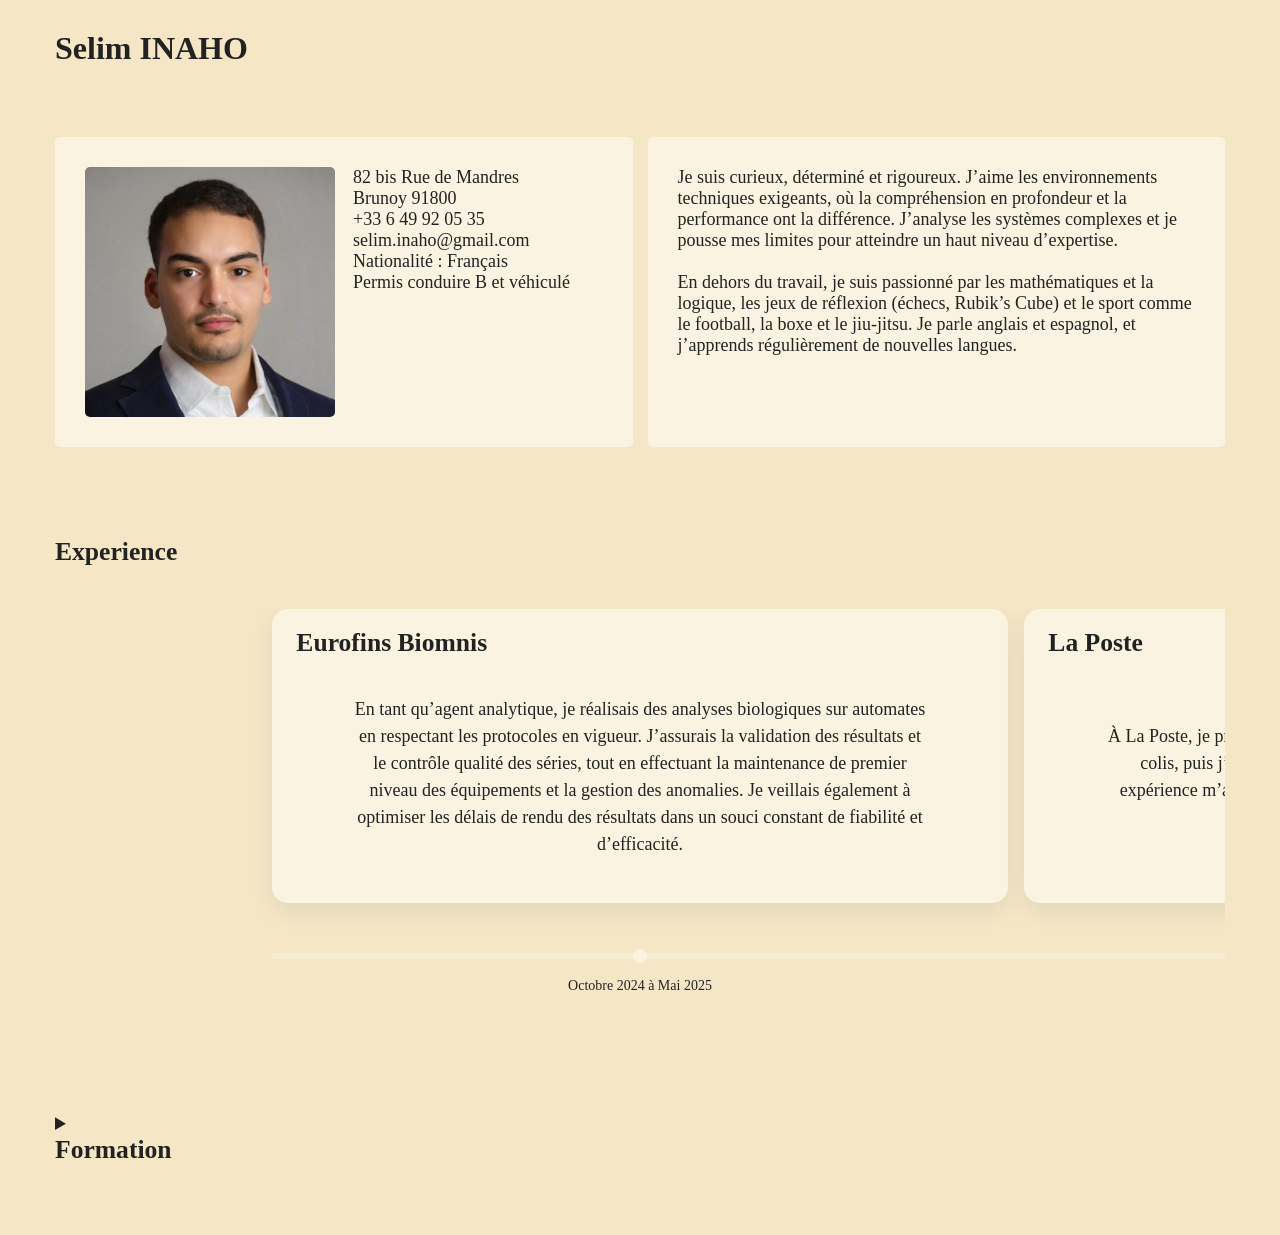
<file: index.html>
<!DOCTYPE html>
<html lang="fr">
<head>
  <meta charset="UTF-8" />
  <meta name="viewport" content="width=device-width, initial-scale=1.0" />
  <title>My CV</title>
  <link rel="stylesheet" href="final.css" />
</head>

<body>
  <div class="page">
    <header class="site-header">
      <div class="container">
        <h1>Selim INAHO</h1>
      </div>
    </header>

    <main>
      <section class="intro">
        <div class="container intro-grid">
          <article class="panel photo-info">
            <div class="photo-wrapper">
              <img class="photo" src="cvphoto.png" alt="Photo de Selim Inaho" />
            </div>

            <div class="info-wrapper">
              <h3>
                82 bis Rue de Mandres
                <br />Brunoy 91800
                <br />+33 6 49 92 05 35
                <br />selim.inaho@gmail.com
                <br />Nationalité : Français
                <br />Permis conduire B et véhiculé
              </h3>
            </div>
          </article>

          <article class="panel about-me">
            <h3>
              Je suis curieux, déterminé et rigoureux. J’aime les environnements
              techniques exigeants, où la compréhension en profondeur et la performance
              ont la différence. J’analyse les systèmes complexes et je pousse mes limites
              pour atteindre un haut niveau d’expertise.<br /><br />

              En dehors du travail, je suis passionné par les mathématiques et la logique,
              les jeux de réflexion (échecs, Rubik’s Cube) et le sport comme le football, la boxe et le jiu-jitsu. 
              Je parle anglais et espagnol, et j’apprends régulièrement de nouvelles langues.
            </h3>
          </article>
        </div>
      </section>

      <section class="experience">
        <div class="container">
          <h2>Experience</h2>

          <div class="carousel-section">
            <div class="experience-carousel">
              <div class="carousel">
                <div class="carousel-viewport">
                  <div class="track">
                    <div class="cards">
                      <div class="card">
                        <h2>Eurofins Biomnis</h2>
                        <h3>
                          En tant qu’agent analytique, je réalisais des analyses biologiques
                          sur automates en respectant les protocoles en vigueur. J’assurais
                          la validation des résultats et le contrôle qualité des séries, tout
                          en effectuant la maintenance de premier niveau des équipements et la
                          gestion des anomalies. Je veillais également à optimiser les délais de
                          rendu des résultats dans un souci constant de fiabilité et d’efficacité.
                        </h3>
                      </div>

                      <div class="card">
                        <h2>La Poste</h2>
                        <h3>
                          À La Poste, je préparais quotidiennement ma tournée en triant le courrier
                          et les colis, puis j’assurais leur distribution sur la commune de Yerres.
                          Cette expérience m’a appris la rigueur, l’autonomie et la gestion du temps
                          dans le respect des contraintes horaires.
                        </h3>
                      </div>

                      <div class="card">
                        <h2>Yvonne’s Noodles &amp; Nalapita</h2>
                        <h3>
                          Au sein du restaurant, j’accueillais et conseillais les clients, prenais les
                          commandes et participais à la préparation des plats. Je contribuais également
                          à la mise en place avant service et au nettoyage en fin de journée, développant
                          ainsi polyvalence et sens du service.
                        </h3>
                      </div>

                      <div class="card">
                        <h2>Smood</h2>
                        <h3>
                          En tant que livreur, j’assurais les livraisons à domicile
                          en voiture, scooter et vélo dans le canton de Genève.
                          Je veillais au respect des délais, à la sécurité
                          et à la qualité du service afin de garantir la satisfaction client.
                        </h3>
                      </div>

                      <div class="card">
                        <h2>Wesser und Partner</h2>
                        <h3>
                          Je réalisais du porte-à-porte pour présenter les projets
                          du WWF Suisse et recruter de nouveaux membres.
                          Cette mission m’a permis de développer mon aisance relationnelle,
                          ma capacité de persuasion et ma persévérance.
                        </h3>
                      </div>

                      <div class="card">
                        <h2>Sandro, Maje &amp; Claudie Pierlot</h2>
                        <h3>
                          Chez SMCP, j’assurais un support informatique multi-niveau (N1 à N3)
                          pour un réseau international de boutiques, en diagnostiquant
                          et résolvant des incidents liés aux systèmes de caisse
                          et aux postes de travail.<br /><br />

                          Je participais aux ouvertures de magasins en déployant
                          et configurant les équipements informatiques,
                          et contribuais aux migrations et mises à jour techniques.
                        </h3>
                      </div>
                    </div>

                    <div class="phrise" aria-hidden="true">
                      <div class="line"></div>

                      <div class="ticks">
                        <div class="tick">
                          <span class="dot"></span>
                          <span class="date">Octobre 2024 à Mai 2025</span>
                        </div>

                        <div class="tick">
                          <span class="dot"></span>
                          <span class="date">Février 2023 à février 2024</span>
                        </div>

                        <div class="tick">
                          <span class="dot"></span>
                          <span class="date">Octobre 2021 à Novembre 2022</span>
                        </div>

                        <div class="tick">
                          <span class="dot"></span>
                          <span class="date">Septembre 2021 à Octobre 2021</span>
                        </div>

                        <div class="tick">
                          <span class="dot"></span>
                          <span class="date">Juin 2021 à Août 2021</span>
                        </div>

                        <div class="tick">
                          <span class="dot"></span>
                          <span class="date">Octobre 2017 - Juin 2018</span>
                        </div>
                      </div>
                    </div>

                  </div>
                </div>
              </div>
            </div>
          </div>

        </div>
      </section>

      <section class="education">
        <div class="container">
          <details class="diploma">
            <summary><h2>Formation</h2></summary>
            <div class="panel education-content">
              Diplôme Baccalauréat Scientifique, mention Bien.
              <br />PACES, Première année commune aux études de Santé.
              <br />DUT Mesures Physiques
              <br />Licence Mathématiques (En cours)
            </div>
          </details>
        </div>
      </section>
    </main>
  </div>
</body>

</html>
</file>
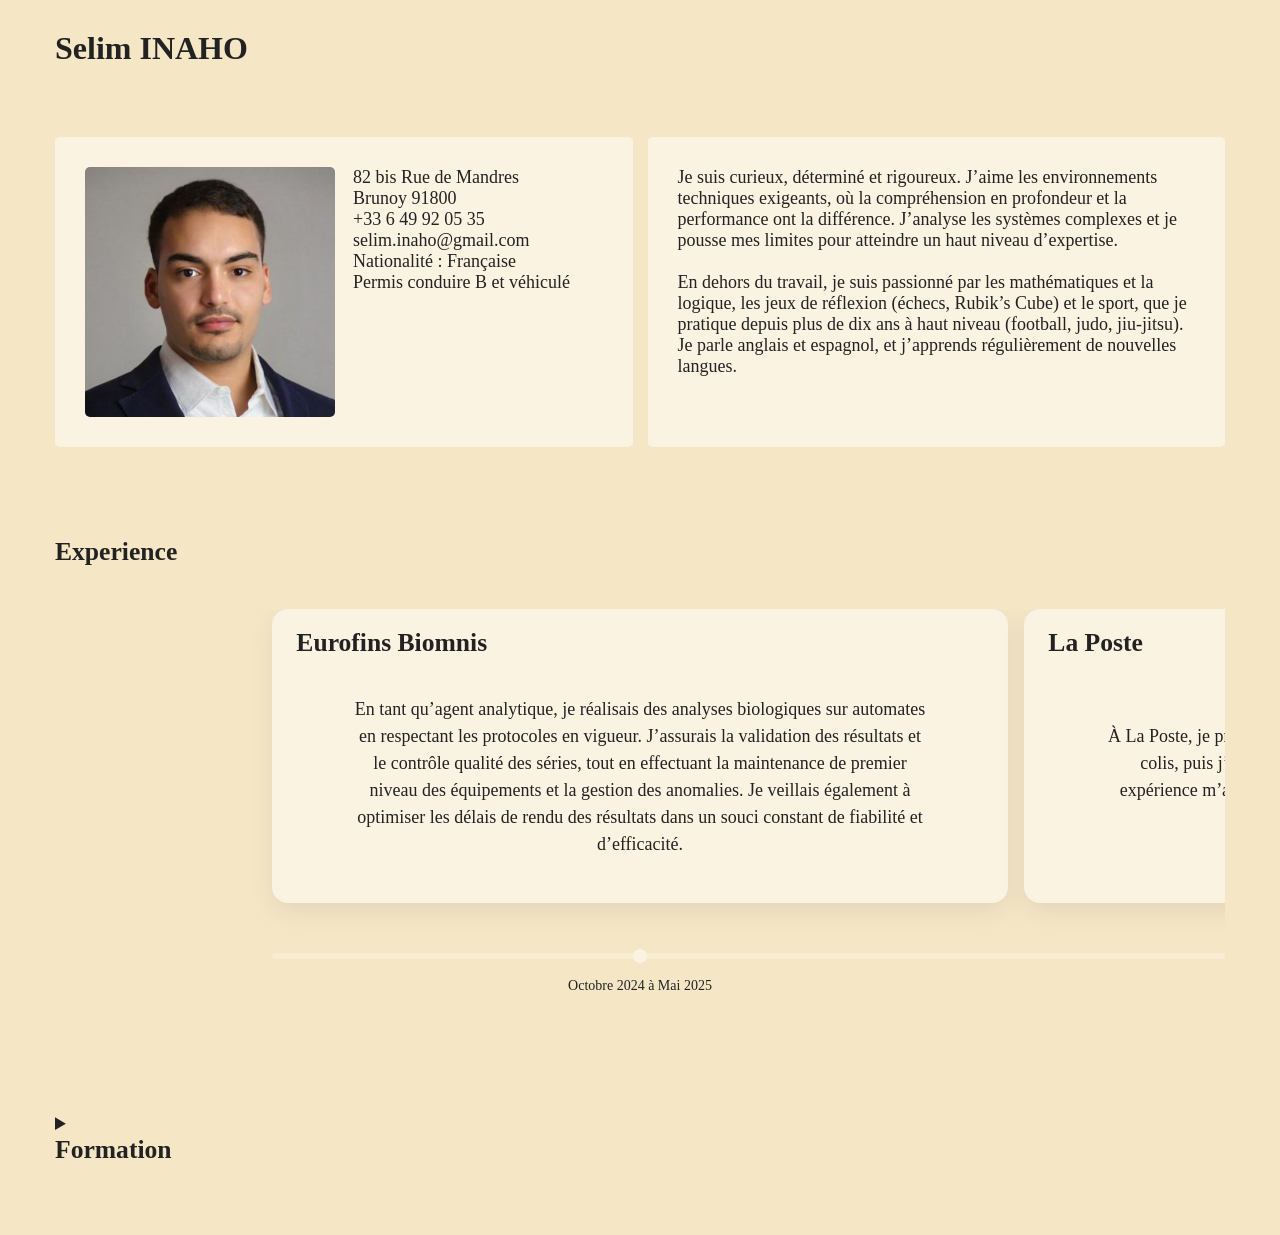
<file: cvfinal.html>
<!DOCTYPE html>
<html lang="fr">
<head>
  <meta charset="UTF-8" />
  <meta name="viewport" content="width=device-width, initial-scale=1.0" />
  <title>My CV</title>
  <link rel="stylesheet" href="final.css" />
</head>

<body>
  <div class="page">
    <header class="site-header">
      <div class="container">
        <h1>Selim INAHO</h1>
      </div>
    </header>

    <main>
      <section class="intro">
        <div class="container intro-grid">
          <article class="panel photo-info">
            <div class="photo-wrapper">
              <img class="photo" src="cvphoto.png" alt="Photo de Selim Inaho" />
            </div>

            <div class="info-wrapper">
              <h3>
                82 bis Rue de Mandres
                <br />Brunoy 91800
                <br />+33 6 49 92 05 35
                <br />selim.inaho@gmail.com
                <br />Nationalité : Française
                <br />Permis conduire B et véhiculé
              </h3>
            </div>
          </article>

          <article class="panel about-me">
            <h3>
              Je suis curieux, déterminé et rigoureux. J’aime les environnements
              techniques exigeants, où la compréhension en profondeur et la performance
              ont la différence. J’analyse les systèmes complexes et je pousse mes limites
              pour atteindre un haut niveau d’expertise.<br /><br />

              En dehors du travail, je suis passionné par les mathématiques et la logique,
              les jeux de réflexion (échecs, Rubik’s Cube) et le sport, que je pratique depuis
              plus de dix ans à haut niveau (football, judo, jiu-jitsu). Je parle anglais et
              espagnol, et j’apprends régulièrement de nouvelles langues.
            </h3>
          </article>
        </div>
      </section>

      <section class="experience">
        <div class="container">
          <h2>Experience</h2>

          <div class="carousel-section">
            <div class="experience-carousel">
              <div class="carousel">
                <div class="carousel-viewport">
                  <div class="track">
                    <div class="cards">
                      <div class="card">
                        <h2>Eurofins Biomnis</h2>
                        <h3>
                          En tant qu’agent analytique, je réalisais des analyses biologiques
                          sur automates en respectant les protocoles en vigueur. J’assurais
                          la validation des résultats et le contrôle qualité des séries, tout
                          en effectuant la maintenance de premier niveau des équipements et la
                          gestion des anomalies. Je veillais également à optimiser les délais de
                          rendu des résultats dans un souci constant de fiabilité et d’efficacité.
                        </h3>
                      </div>

                      <div class="card">
                        <h2>La Poste</h2>
                        <h3>
                          À La Poste, je préparais quotidiennement ma tournée en triant le courrier
                          et les colis, puis j’assurais leur distribution sur la commune de Yerres.
                          Cette expérience m’a appris la rigueur, l’autonomie et la gestion du temps
                          dans le respect des contraintes horaires.
                        </h3>
                      </div>

                      <div class="card">
                        <h2>Yvonne’s Noodles &amp; Nalapita</h2>
                        <h3>
                          Au sein du restaurant, j’accueillais et conseillais les clients, prenais les
                          commandes et participais à la préparation des plats. Je contribuais également
                          à la mise en place avant service et au nettoyage en fin de journée, développant
                          ainsi polyvalence et sens du service.
                        </h3>
                      </div>

                      <div class="card">
                        <h2>Smood</h2>
                        <h3>
                          En tant que livreur, j’assurais les livraisons à domicile
                          en voiture, scooter et vélo dans le canton de Genève.
                          Je veillais au respect des délais, à la sécurité
                          et à la qualité du service afin de garantir la satisfaction client.
                        </h3>
                      </div>

                      <div class="card">
                        <h2>Wesser und Partner</h2>
                        <h3>
                          Je réalisais du porte-à-porte pour présenter les projets
                          du WWF Suisse et recruter de nouveaux membres.
                          Cette mission m’a permis de développer mon aisance relationnelle,
                          ma capacité de persuasion et ma persévérance.
                        </h3>
                      </div>

                      <div class="card">
                        <h2>Sandro, Maje &amp; Claudie Pierlot</h2>
                        <h3>
                          Chez SMCP, j’assurais un support informatique multi-niveau (N1 à N3)
                          pour un réseau international de boutiques, en diagnostiquant
                          et résolvant des incidents liés aux systèmes de caisse
                          et aux postes de travail.<br /><br />

                          Je participais aux ouvertures de magasins en déployant
                          et configurant les équipements informatiques,
                          et contribuais aux migrations et mises à jour techniques.
                        </h3>
                      </div>
                    </div>

                    <div class="phrise" aria-hidden="true">
                      <div class="line"></div>

                      <div class="ticks">
                        <div class="tick">
                          <span class="dot"></span>
                          <span class="date">Octobre 2024 à Mai 2025</span>
                        </div>

                        <div class="tick">
                          <span class="dot"></span>
                          <span class="date">Février 2023 à février 2024</span>
                        </div>

                        <div class="tick">
                          <span class="dot"></span>
                          <span class="date">Octobre 2021 à Novembre 2022</span>
                        </div>

                        <div class="tick">
                          <span class="dot"></span>
                          <span class="date">Septembre 2021 à Octobre 2021</span>
                        </div>

                        <div class="tick">
                          <span class="dot"></span>
                          <span class="date">Juin 2021 à Août 2021</span>
                        </div>

                        <div class="tick">
                          <span class="dot"></span>
                          <span class="date">Octobre 2017 - Juin 2018</span>
                        </div>
                      </div>
                    </div>

                  </div>
                </div>
              </div>
            </div>
          </div>

        </div>
      </section>

      <section class="education">
        <div class="container">
          <details class="diploma">
            <summary><h2>Formation</h2></summary>
            <div class="panel education-content">
              Diplôme Baccalauréat Scientifique, mention Bien.
              <br />PACES, Première année commune aux études de Santé.
              <br />DUT Mesures Physiques
              <br />Licence Mathématiques (En cours)
            </div>
          </details>
        </div>
      </section>
    </main>
  </div>
</body>
</html>
</file>
<file: final.css>
:root{
  --color-bg: #F5E7C6;
  --color-panel: #FAF3E1;
  --color-text: #222222;
  --color-brand: #FA8112;

  --container-max: 1200px;
  --container-padding: 15px;

  --font-family: Consolas;

  --h1-size: 2rem;
  --h2-size: 1.6rem;
  --h3-size: 18px;

  --h1-weight: 700;
  --h2-weight: 700;
  --h3-weight: 500;

  --h3-line-height: 1.5;

  --panel-padding: 30px;
  --panel-radius: 5px;
  --panel-min-height: 180px;

  --intro-grid-gap: 15px;

  --header-padding-block: 30px;
  --intro-padding-block: 40px;
  --experience-padding-block: 50px;
  --education-padding-block: 50px;

  --carousel-section-margin-top: 20px;
  --carousel-padding-block: 22px;
  --carousel-gap: 18px;
  --cards-gap: 1em;

  --card-size-min: 18rem;
  --card-size-fluid: 80vw;
  --card-size-max: 46rem;
  --card-size: clamp(var(--card-size-min), var(--card-size-fluid), var(--card-size-max));

  --card-padding: 2em;
  --card-radius: 1em;
  --card-shadow: 0 8px 25px rgba(0,0,0,0.08);

  --phrise-height: 70px;
  --phrise-line-height: 6px;
  --phrise-line-opacity: 0.5;
  --tick-dot-size: 14px;

  --tick-font-size: 14px;
  --tick-label-offset: 16px;

  --marker-size: 1em;
  --marker-gap: .5em;
  --marker-margin-top: 14px;

  --photo-size: 250px;
  --photo-radius: 5px;
  --photo-gap: 18px;

  --diploma-summary-font-size: 1.2rem;
  --diploma-summary-margin-bottom: 20px;
}

*{
  box-sizing: border-box;
  margin: 0;
  padding: 0;
}

body{
  font-family: var(--font-family);
  background: var(--color-bg);
  color: var(--color-text);
}

h1{ font-size: var(--h1-size); font-weight: var(--h1-weight); }
h2{ font-size: var(--h2-size); font-weight: var(--h2-weight); }
h3{ font-size: var(--h3-size); font-weight: var(--h3-weight); }

.container{
  width: min(var(--container-max), 100%);
  margin-inline: auto;
  padding-inline: var(--container-padding);
}

.site-header{ padding-block: var(--header-padding-block); }
.intro{ padding-block: var(--intro-padding-block); }
.experience{ padding-block: var(--experience-padding-block); }
.education{ padding-block: var(--education-padding-block); }

.panel{
  background: var(--color-panel);
  border-radius: var(--panel-radius);
  padding: var(--panel-padding);
  min-height: var(--panel-min-height);
}

.intro-grid{
  display: grid;
  grid-template-columns: 1fr 1fr;
  gap: var(--intro-grid-gap);
}

.photo-info{
  display: flex;
  gap: var(--photo-gap);
}

.photo-wrapper{
  display: flex;
  justify-content: center;
}

.photo{
  width: var(--photo-size);
  height: var(--photo-size);
  object-fit: cover;
  border-radius: var(--photo-radius);
}

.info-wrapper{
  display: flex;
  flex-direction: column;
  gap: 6px;
  text-align: left;
}

.carousel-section{
  margin-top: var(--carousel-section-margin-top);
}

.experience-carousel{
  padding: var(--carousel-padding-block) 0;
}

.experience-carousel .carousel{
  width: 100%;
}

.experience-carousel .carousel-viewport{
  overflow-x: auto;
  overflow-y: hidden;

  scrollbar-width: none;
  -ms-overflow-style: none;

  scroll-behavior: smooth;
  scroll-snap-type: x mandatory;

  anchor-name: --carousel;
  scroll-marker-group: after;

  padding-inline: max(0px, calc((100% - var(--card-size)) / 2));
  scroll-padding-inline: max(0px, calc((100% - var(--card-size)) / 2));
}

.experience-carousel .carousel-viewport::-webkit-scrollbar{
  display: none;
}

.experience-carousel .carousel-viewport::scroll-marker-group{
  display: flex;
  justify-content: center;
  gap: var(--marker-gap);
  margin-top: var(--marker-margin-top);
}

.experience-carousel .track{
  width: max-content;
  display: grid;
  gap: var(--carousel-gap);
}

.experience-carousel .cards{
  display: flex;
  gap: var(--cards-gap);
}

.experience-carousel .card{
  flex: 0 0 var(--card-size);
  scroll-snap-align: center;

  background: var(--color-panel);
  padding: var(--card-padding);
  border-radius: var(--card-radius);
  box-shadow: var(--card-shadow);

  display: grid;
  grid-template-rows: auto 1fr;
  row-gap: 1.5em;
}

.experience-carousel .card h2,
.experience-carousel .card h3{
  margin: 0;
}

.experience-carousel .card h2{
  justify-self: start;
  align-self: start;
  text-align: left;
  margin-top: -0.5em;
  margin-left: -0.3em;
}

.experience-carousel .card h3{
  justify-self: center;
  align-self: center;
  text-align: center;

  line-height: var(--h3-line-height);
  color: var(--color-text);
  max-width: 85%;
}

.experience-carousel .card::scroll-marker{
  content: '';
  height: var(--marker-size);
  width: var(--marker-size);
  background: var(--color-panel);
  border-radius: 50%;
}

.experience-carousel .card::scroll-marker:target-current{
  background: var(--color-brand);
}

.experience-carousel .phrise{
  position: relative;
  height: var(--phrise-height);
}

.experience-carousel .phrise .line{
  position: absolute;
  left: 0;
  right: 0;
  top: 50%;
  transform: translateY(-50%);
  height: var(--phrise-line-height);
  background: var(--color-panel);
  border-radius: 999px;
  opacity: var(--phrise-line-opacity);
}

.experience-carousel .phrise .ticks{
  position: relative;
  display: flex;
  gap: var(--cards-gap);
}

.experience-carousel .phrise .tick{
  flex: 0 0 var(--card-size);
  position: relative;
  height: var(--phrise-height);
}

.experience-carousel .phrise .tick .dot{
  position: absolute;
  left: 50%;
  top: 50%;
  transform: translate(-50%, -50%);
  width: var(--tick-dot-size);
  height: var(--tick-dot-size);
  border-radius: 50%;
  background: var(--color-panel);
}

.experience-carousel .phrise .tick .date{
  position: absolute;
  left: 50%;
  top: calc(50% + var(--tick-dot-size) / 2 + var(--tick-label-offset));
  transform: translateX(-50%);
  font-size: var(--tick-font-size);
  font-weight: var(--h3-weight);
  color: var(--color-text);
  white-space: nowrap;
  line-height: 1;
}

.diploma summary{
  cursor: pointer;
  font-size: var(--diploma-summary-font-size);
  margin-bottom: var(--diploma-summary-margin-bottom);
}

@media (max-width: 1000px){
  :root{
    --container-padding: 16px;
    --card-size-fluid: 90vw;
    --intro-grid-gap: 20px;
    --photo-size: 150px;
  }

  .intro-grid{
    grid-template-columns: 1fr;
  }
}
</file>
